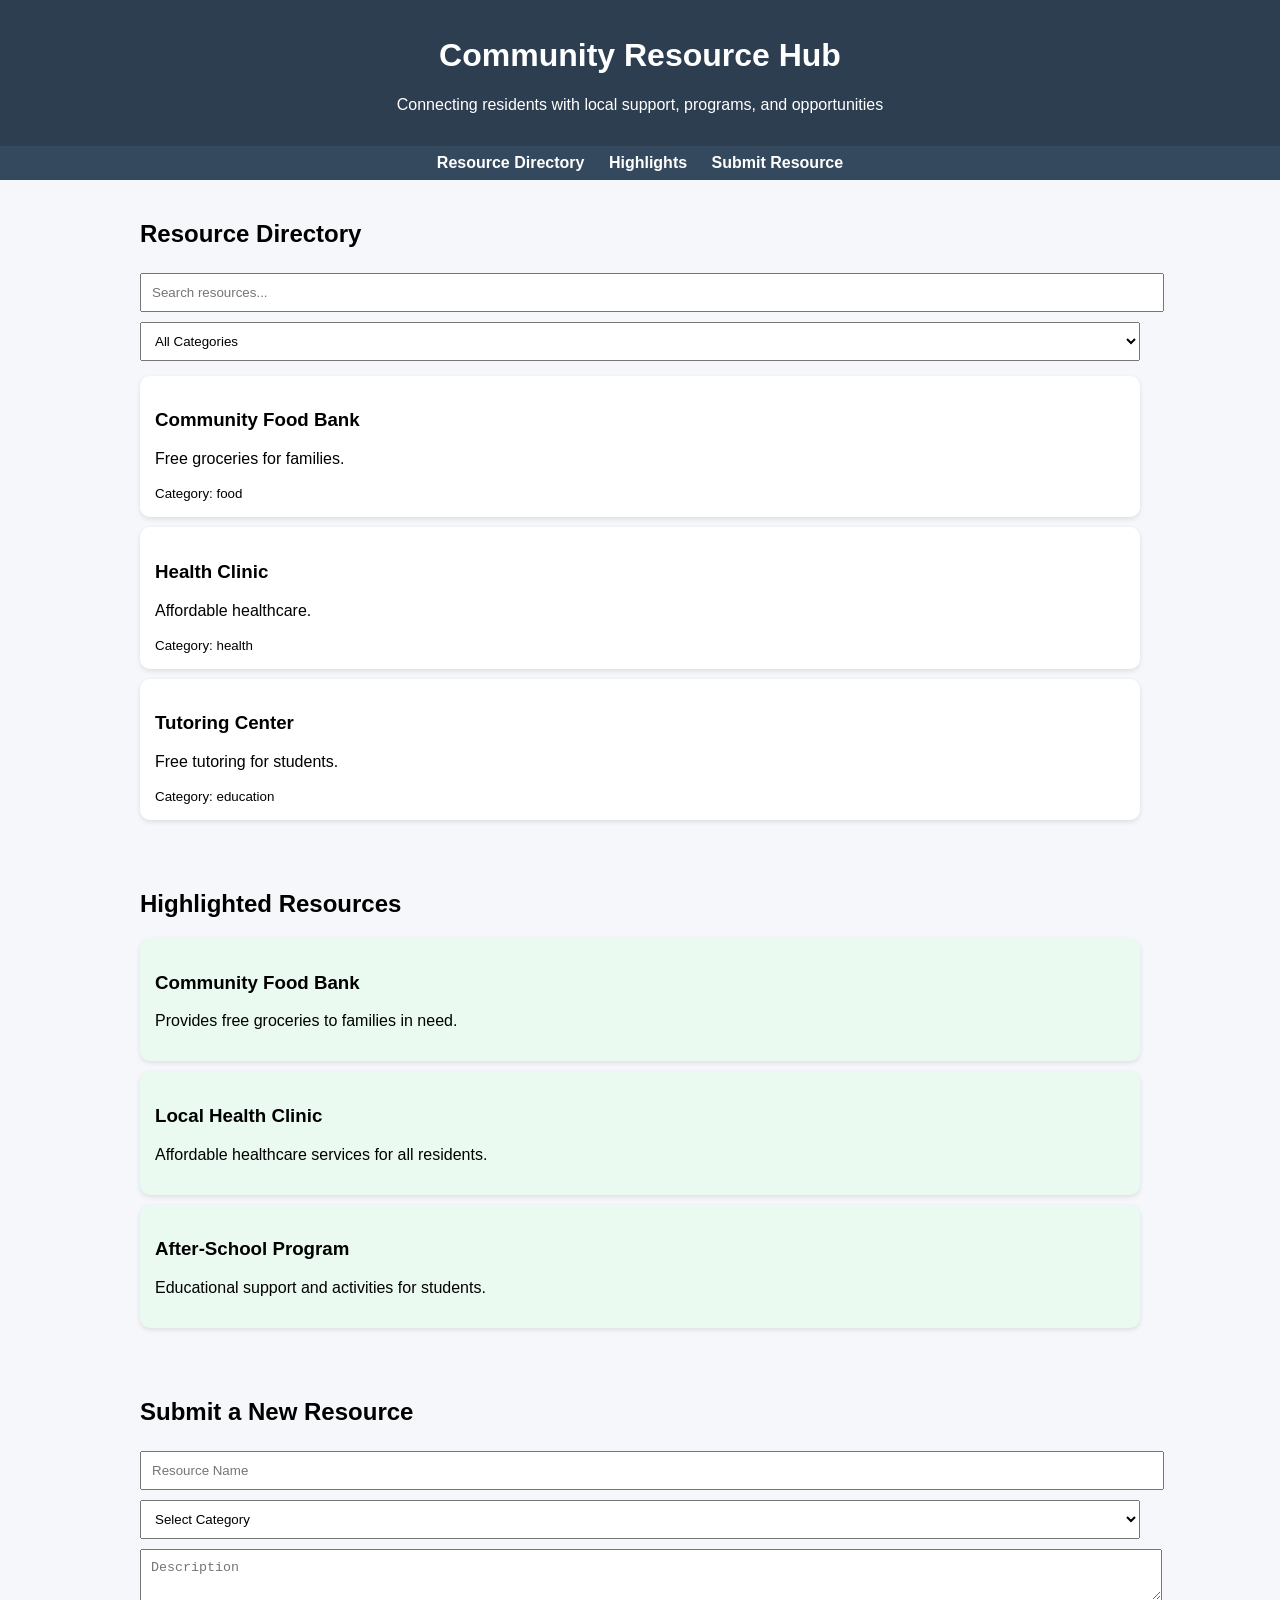
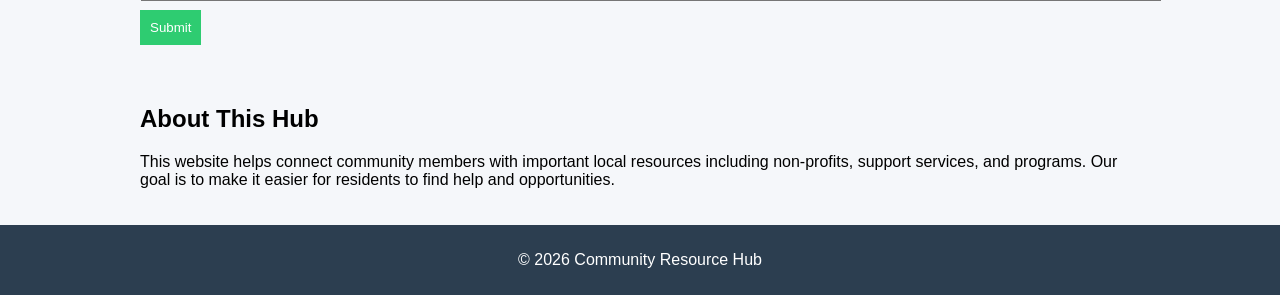
<file: second.html>
<!DOCTYPE html>
<html lang="en">
<head>
<meta charset="UTF-8">
<meta name="viewport" content="width=device-width, initial-scale=1.0">
<title>Community Resource Hub</title>

<style>
body {
  font-family: Arial, sans-serif;
  margin: 0;
  background: #f5f7fa;
}
header {
  background: #2c3e50;
  color: white;
  padding: 1rem;
  text-align: center;
}
nav {
  background: #34495e;
  padding: 0.5rem;
  text-align: center;
}
nav a {
  color: white;
  margin: 0 10px;
  text-decoration: none;
  font-weight: bold;
}
section {
  padding: 20px;
}
.container {
  max-width: 1000px;
  margin: auto;
}
.card {
  background: white;
  padding: 15px;
  margin: 10px 0;
  border-radius: 10px;
  box-shadow: 0 2px 5px rgba(0,0,0,0.1);
}
input, select, textarea {
  padding: 10px;
  margin: 5px 0;
  width: 100%;
}
button {
  padding: 10px;
  background: #2ecc71;
  color: white;
  border: none;
  cursor: pointer;
}
.highlight {
  background: #eafaf1;
}
footer {
  background: #2c3e50;
  color: white;
  text-align: center;
  padding: 10px;
}
</style>
</head>

<body>
<header>
  <h1>Community Resource Hub</h1>
  <p>Connecting residents with local support, programs, and opportunities</p>
</header>

<nav>
  <a href="#directory">Resource Directory</a>
  <a href="#highlights">Highlights</a>
  <a href="#submit">Submit Resource</a>
</nav>

<section id="directory">
  <div class="container">
    <h2>Resource Directory</h2>
    
    <input type="text" id="search" placeholder="Search resources...">
    <select id="filter">
      <option value="all">All Categories</option>
      <option value="food">Food</option>
      <option value="health">Health</option>
      <option value="education">Education</option>
    </select>

    <div id="resourceList"></div>
  </div>
</section>

<section id="highlights">
  <div class="container">
    <h2>Highlighted Resources</h2>
    <div class="card highlight">
      <h3>Community Food Bank</h3>
      <p>Provides free groceries to families in need.</p>
    </div>
    <div class="card highlight">
      <h3>Local Health Clinic</h3>
      <p>Affordable healthcare services for all residents.</p>
    </div>
    <div class="card highlight">
      <h3>After-School Program</h3>
      <p>Educational support and activities for students.</p>
    </div>
  </div>
</section>

<section id="submit">
  <div class="container">
    <h2>Submit a New Resource</h2>
    <form id="resourceForm">
      <input type="text" id="name" placeholder="Resource Name" required>
      <select id="category" required>
        <option value="">Select Category</option>
        <option value="food">Food</option>
        <option value="health">Health</option>
        <option value="education">Education</option>
      </select>
      <textarea id="description" placeholder="Description" required></textarea>
      <button type="submit">Submit</button>
    </form>
  </div>
</section>

<section>
  <div class="container">
    <h2>About This Hub</h2>
    <p>This website helps connect community members with important local resources including non-profits, support services, and programs. Our goal is to make it easier for residents to find help and opportunities.</p>
  </div>
</section>

<footer>
  <p>© 2026 Community Resource Hub</p>
</footer>

<script>
const resources = [
  { name: "Community Food Bank", category: "food", description: "Free groceries for families." },
  { name: "Health Clinic", category: "health", description: "Affordable healthcare." },
  { name: "Tutoring Center", category: "education", description: "Free tutoring for students." }
];

function displayResources(list) {
  const container = document.getElementById("resourceList");
  container.innerHTML = "";
  list.forEach(r => {
    container.innerHTML += `
      <div class="card">
        <h3>${r.name}</h3>
        <p>${r.description}</p>
        <small>Category: ${r.category}</small>
      </div>`;
  });
}

function filterResources() {
  const search = document.getElementById("search").value.toLowerCase();
  const filter = document.getElementById("filter").value;

  const filtered = resources.filter(r => {
    return (
      (r.name.toLowerCase().includes(search) || r.description.toLowerCase().includes(search)) &&
      (filter === "all" || r.category === filter)
    );
  });

  displayResources(filtered);
}

document.getElementById("search").addEventListener("input", filterResources);
document.getElementById("filter").addEventListener("change", filterResources);

document.getElementById("resourceForm").addEventListener("submit", function(e) {
  e.preventDefault();

  const newResource = {
    name: document.getElementById("name").value,
    category: document.getElementById("category").value,
    description: document.getElementById("description").value
  };

  resources.push(newResource);
  displayResources(resources);
  this.reset();
});

// Initial display
 displayResources(resources);
</script>

</body>
</html>
</file>
